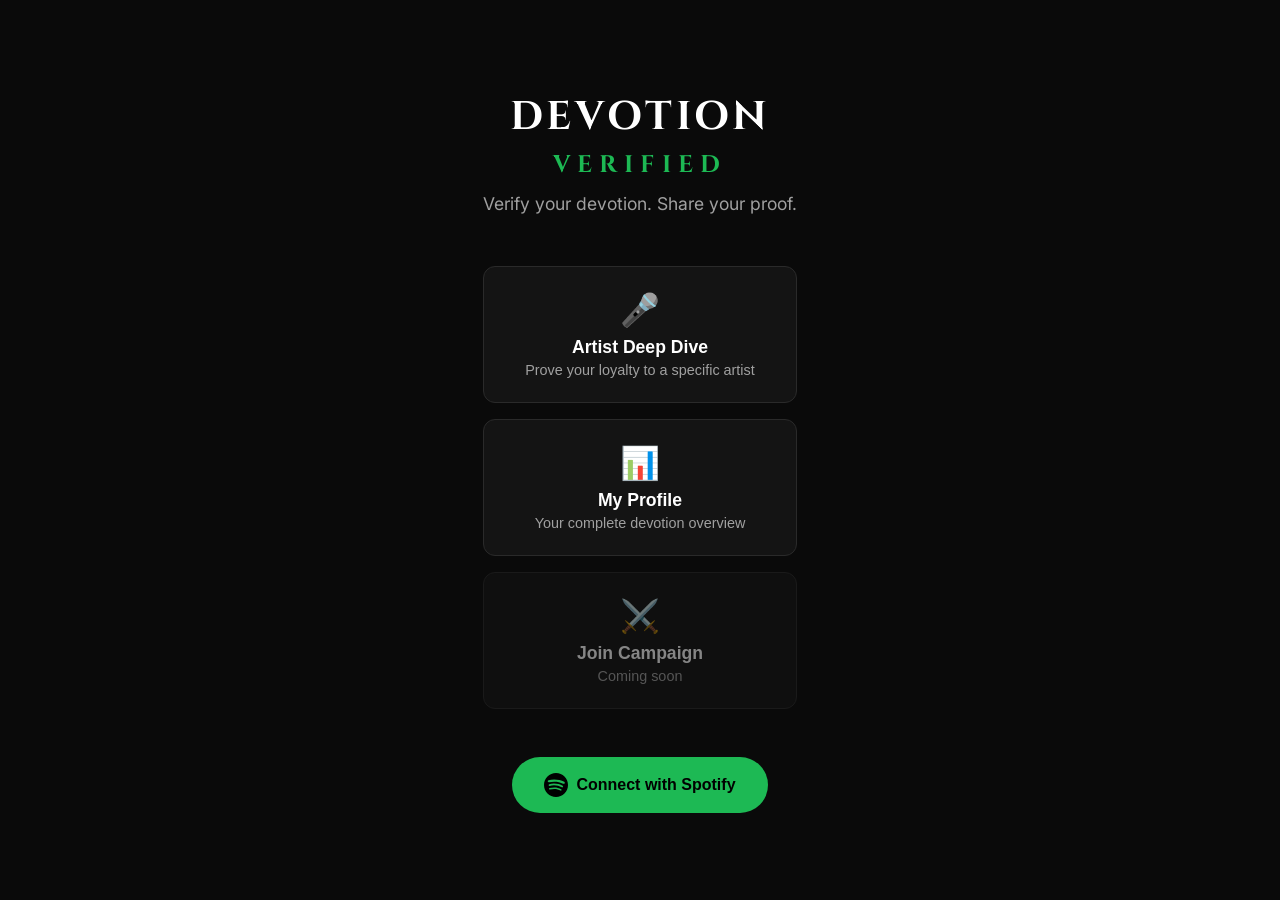
<file: index.html>
<!DOCTYPE html>
<html lang="en">
<head>
  <meta charset="UTF-8">
  <meta name="viewport" content="width=device-width, initial-scale=1.0">
  <title>Devotion Verified</title>
  <link rel="stylesheet" href="styles.css">
  <link rel="preconnect" href="https://fonts.googleapis.com">
  <link rel="preconnect" href="https://fonts.gstatic.com" crossorigin>
  <link href="https://fonts.googleapis.com/css2?family=Cinzel:wght@400;700&family=Inter:wght@400;500;600;700&display=swap" rel="stylesheet">
</head>
<body>
  <div id="app">
    <!-- Landing Screen -->
    <section id="landing" class="screen active">
      <div class="container">
        <header class="landing-header">
          <h1 class="logo">DEVOTION<span class="verified">VERIFIED</span></h1>
          <p class="tagline">Verify your devotion. Share your proof.</p>
        </header>

        <div class="mode-selection">
          <button class="mode-btn" data-mode="artist">
            <span class="mode-icon">🎤</span>
            <span class="mode-title">Artist Deep Dive</span>
            <span class="mode-desc">Prove your loyalty to a specific artist</span>
          </button>

          <button class="mode-btn" data-mode="profile">
            <span class="mode-icon">📊</span>
            <span class="mode-title">My Profile</span>
            <span class="mode-desc">Your complete devotion overview</span>
          </button>

          <button class="mode-btn disabled" data-mode="campaign">
            <span class="mode-icon">⚔️</span>
            <span class="mode-title">Join Campaign</span>
            <span class="mode-desc">Coming soon</span>
          </button>
        </div>

        <button id="connect-spotify" class="spotify-btn">
          <svg class="spotify-icon" viewBox="0 0 24 24" width="24" height="24">
            <path fill="currentColor" d="M12 0C5.4 0 0 5.4 0 12s5.4 12 12 12 12-5.4 12-12S18.66 0 12 0zm5.521 17.34c-.24.359-.66.48-1.021.24-2.82-1.74-6.36-2.101-10.561-1.141-.418.122-.779-.179-.899-.539-.12-.421.18-.78.54-.9 4.56-1.021 8.52-.6 11.64 1.32.42.18.479.659.301 1.02zm1.44-3.3c-.301.42-.841.6-1.262.3-3.239-1.98-8.159-2.58-11.939-1.38-.479.12-1.02-.12-1.14-.6-.12-.48.12-1.021.6-1.141C9.6 9.9 15 10.561 18.72 12.84c.361.181.54.78.241 1.2zm.12-3.36C15.24 8.4 8.82 8.16 5.16 9.301c-.6.179-1.2-.181-1.38-.721-.18-.601.18-1.2.72-1.381 4.26-1.26 11.28-1.02 15.721 1.621.539.3.719 1.02.419 1.56-.299.421-1.02.599-1.559.3z"/>
          </svg>
          Connect with Spotify
        </button>
      </div>
    </section>

    <!-- Artist Search Screen -->
    <section id="artist-search" class="screen">
      <div class="container">
        <button class="back-btn" data-target="landing">← Back</button>
        <h2>Find Your Artist</h2>

        <div class="search-container">
          <input type="text" id="artist-input" placeholder="Search for an artist..." autocomplete="off">
          <div id="search-results" class="search-results"></div>
        </div>

        <div class="or-divider">
          <span>or</span>
        </div>

        <div class="paste-link">
          <input type="text" id="spotify-link" placeholder="Paste Spotify artist link">
          <button id="parse-link" class="secondary-btn">Go</button>
        </div>
      </div>
    </section>

    <!-- Loading Screen -->
    <section id="loading" class="screen">
      <div class="container loading-container">
        <div class="loader"></div>
        <h2 id="loading-text">Analyzing your devotion...</h2>
        <p id="loading-subtext">Scanning your library</p>
        <div class="progress-bar">
          <div id="progress-fill" class="progress-fill"></div>
        </div>
      </div>
    </section>

    <!-- Results Dashboard -->
    <section id="results" class="screen">
      <div class="container results-container">
        <button class="back-btn" data-target="landing">← Back</button>

        <div class="results-layout">
          <!-- Stats Panel -->
          <div class="stats-panel">
            <div id="stats-content">
              <!-- Dynamically populated -->
            </div>

            <div class="customization-panel">
              <h3>Customize Card</h3>

              <div class="option-group">
                <label>Theme</label>
                <div class="theme-options">
                  <button class="theme-btn active" data-theme="dark">Dark</button>
                  <button class="theme-btn" data-theme="light">Light</button>
                  <button class="theme-btn" data-theme="red">Red</button>
                  <button class="theme-btn" data-theme="purple">Purple</button>
                </div>
              </div>

              <div class="option-group">
                <label>Card Size</label>
                <div class="size-options">
                  <button class="size-btn active" data-size="square">Square</button>
                  <button class="size-btn" data-size="story">Story</button>
                </div>
              </div>

              <div class="option-group">
                <label>Time Range</label>
                <div class="time-options">
                  <button class="time-btn active" data-time="long">All Time</button>
                  <button class="time-btn" data-time="medium">6 Months</button>
                  <button class="time-btn" data-time="short">4 Weeks</button>
                </div>
              </div>
            </div>
          </div>

          <!-- Card Preview -->
          <div class="card-preview-container">
            <div id="card-preview" class="card-preview">
              <!-- Card rendered here -->
            </div>

            <div class="export-buttons">
              <button id="download-btn" class="primary-btn">
                <span>Download PNG</span>
              </button>
              <button id="copy-btn" class="secondary-btn">
                <span>Copy to Clipboard</span>
              </button>
            </div>
          </div>
        </div>
      </div>
    </section>
  </div>

  <!-- html2canvas for export -->
  <script src="https://html2canvas.hertzen.com/dist/html2canvas.min.js"></script>

  <!-- App scripts -->
  <script type="module" src="js/app.js"></script>
</body>
</html>
</file>
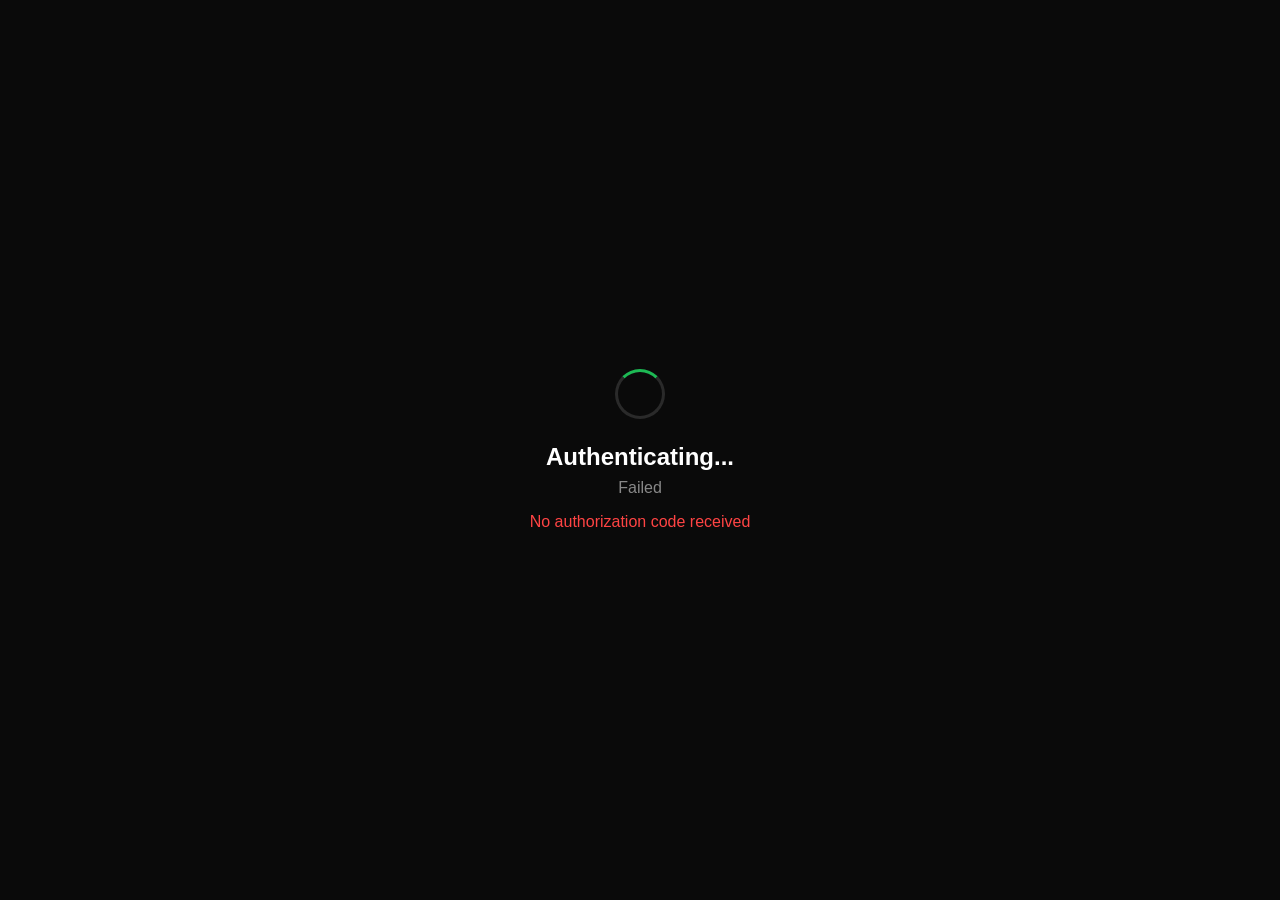
<file: callback/index.html>
<!DOCTYPE html>
<html lang="en">
<head>
  <meta charset="UTF-8">
  <meta name="viewport" content="width=device-width, initial-scale=1.0">
  <title>Authenticating... | Devotion Verified</title>
  <style>
    * { box-sizing: border-box; margin: 0; padding: 0; }
    body {
      font-family: -apple-system, sans-serif;
      background: #0a0a0a;
      color: #fff;
      min-height: 100vh;
      display: flex;
      align-items: center;
      justify-content: center;
    }
    .container {
      text-align: center;
      padding: 2rem;
    }
    .loader {
      width: 50px;
      height: 50px;
      border: 3px solid #2a2a2a;
      border-top-color: #1DB954;
      border-radius: 50%;
      animation: spin 1s linear infinite;
      margin: 0 auto 1.5rem;
    }
    @keyframes spin { to { transform: rotate(360deg); } }
    h1 { font-size: 1.5rem; margin-bottom: 0.5rem; }
    p { color: #888; }
    .error { color: #ff4444; margin-top: 1rem; }
  </style>
</head>
<body>
  <div class="container">
    <div class="loader"></div>
    <h1>Authenticating...</h1>
    <p id="status">Exchanging authorization code</p>
    <p id="error" class="error" style="display: none;"></p>
  </div>

  <script>
    const SPOTIFY_CLIENT_ID = 'e94b7f19fe754828bc335fd2fc360bd5';
    const REDIRECT_URI = `${window.location.origin}/callback/`;
    const TOKEN_URL = 'https://accounts.spotify.com/api/token';

    async function handleCallback() {
      const params = new URLSearchParams(window.location.search);
      const code = params.get('code');
      const state = params.get('state');
      const error = params.get('error');

      const statusEl = document.getElementById('status');
      const errorEl = document.getElementById('error');

      if (error) {
        errorEl.textContent = `Authentication error: ${error}`;
        errorEl.style.display = 'block';
        statusEl.textContent = 'Failed';
        return;
      }

      if (!code) {
        errorEl.textContent = 'No authorization code received';
        errorEl.style.display = 'block';
        statusEl.textContent = 'Failed';
        return;
      }

      // Verify state
      const storedState = localStorage.getItem('spotify_auth_state');
      if (state !== storedState) {
        errorEl.textContent = 'State mismatch - please try again';
        errorEl.style.display = 'block';
        statusEl.textContent = 'Failed';
        return;
      }

      // Get code verifier
      const codeVerifier = localStorage.getItem('spotify_code_verifier');
      if (!codeVerifier) {
        errorEl.textContent = 'No code verifier found - please try again';
        errorEl.style.display = 'block';
        statusEl.textContent = 'Failed';
        return;
      }

      statusEl.textContent = 'Exchanging code for token...';

      try {
        // Exchange code for token
        const response = await fetch(TOKEN_URL, {
          method: 'POST',
          headers: {
            'Content-Type': 'application/x-www-form-urlencoded'
          },
          body: new URLSearchParams({
            client_id: SPOTIFY_CLIENT_ID,
            grant_type: 'authorization_code',
            code: code,
            redirect_uri: REDIRECT_URI,
            code_verifier: codeVerifier
          })
        });

        if (!response.ok) {
          const errorData = await response.json();
          throw new Error(errorData.error_description || errorData.error || 'Token exchange failed');
        }

        const data = await response.json();

        // Store token
        const tokenExpiry = Date.now() + (data.expires_in * 1000);
        localStorage.setItem('spotify_access_token', data.access_token);
        localStorage.setItem('spotify_token_expiry', tokenExpiry.toString());

        // Cleanup
        localStorage.removeItem('spotify_code_verifier');
        localStorage.removeItem('spotify_auth_state');

        // Signal to main app that we just authenticated
        localStorage.setItem('devotion_just_authed', 'true');

        statusEl.textContent = 'Success! Redirecting...';

        // Redirect back to main app
        setTimeout(() => {
          window.location.href = '/';
        }, 500);

      } catch (err) {
        errorEl.textContent = err.message;
        errorEl.style.display = 'block';
        statusEl.textContent = 'Failed';
      }
    }

    handleCallback();
  </script>
</body>
</html>
</file>
<file: styles.css>
/* CSS Reset & Variables */
*, *::before, *::after {
  box-sizing: border-box;
  margin: 0;
  padding: 0;
}

:root {
  /* Colors - Dark Theme (default) */
  --bg-primary: #0a0a0a;
  --bg-secondary: #141414;
  --bg-card: #1a1a1a;
  --text-primary: #ffffff;
  --text-secondary: #a0a0a0;
  --accent: #1DB954;
  --accent-hover: #1ed760;
  --border: #2a2a2a;
  --error: #ff4444;

  /* Theme-specific */
  --card-bg: #0d0d0d;
  --card-border: #2a2a2a;
  --badge-bronze: #cd7f32;
  --badge-silver: #c0c0c0;
  --badge-gold: #ffd700;
  --badge-obsidian: #1a1a2e;

  /* Typography */
  --font-display: 'Cinzel', serif;
  --font-body: 'Inter', -apple-system, sans-serif;

  /* Spacing */
  --space-xs: 0.25rem;
  --space-sm: 0.5rem;
  --space-md: 1rem;
  --space-lg: 1.5rem;
  --space-xl: 2rem;
  --space-2xl: 3rem;

  /* Transitions */
  --transition-fast: 150ms ease;
  --transition-normal: 250ms ease;
}

/* Base Styles */
html {
  font-size: 16px;
}

body {
  font-family: var(--font-body);
  background: var(--bg-primary);
  color: var(--text-primary);
  min-height: 100vh;
  line-height: 1.5;
}

#app {
  min-height: 100vh;
}

.container {
  max-width: 1200px;
  margin: 0 auto;
  padding: var(--space-lg);
}

/* Screen Management */
.screen {
  display: none;
  min-height: 100vh;
}

.screen.active {
  display: block;
}

/* Landing Screen */
#landing {
  display: flex;
  align-items: center;
  justify-content: center;
}

#landing .container {
  text-align: center;
  max-width: 600px;
}

.landing-header {
  margin-bottom: var(--space-2xl);
}

.logo {
  font-family: var(--font-display);
  font-size: 2.5rem;
  font-weight: 700;
  letter-spacing: 0.1em;
  margin-bottom: var(--space-sm);
}

.logo .verified {
  display: block;
  font-size: 1.5rem;
  color: var(--accent);
  letter-spacing: 0.3em;
}

.tagline {
  color: var(--text-secondary);
  font-size: 1.1rem;
}

/* Mode Selection */
.mode-selection {
  display: flex;
  flex-direction: column;
  gap: var(--space-md);
  margin-bottom: var(--space-2xl);
}

.mode-btn {
  display: flex;
  flex-direction: column;
  align-items: center;
  padding: var(--space-lg);
  background: var(--bg-secondary);
  border: 1px solid var(--border);
  border-radius: 12px;
  cursor: pointer;
  transition: all var(--transition-normal);
  color: var(--text-primary);
}

.mode-btn:hover:not(.disabled) {
  border-color: var(--accent);
  transform: translateY(-2px);
}

.mode-btn.disabled {
  opacity: 0.5;
  cursor: not-allowed;
}

.mode-icon {
  font-size: 2rem;
  margin-bottom: var(--space-sm);
}

.mode-title {
  font-weight: 600;
  font-size: 1.1rem;
  margin-bottom: var(--space-xs);
}

.mode-desc {
  color: var(--text-secondary);
  font-size: 0.9rem;
}

/* Spotify Button */
.spotify-btn {
  display: inline-flex;
  align-items: center;
  gap: var(--space-sm);
  padding: var(--space-md) var(--space-xl);
  background: var(--accent);
  color: #000;
  border: none;
  border-radius: 50px;
  font-size: 1rem;
  font-weight: 600;
  cursor: pointer;
  transition: all var(--transition-fast);
}

.spotify-btn:hover {
  background: var(--accent-hover);
  transform: scale(1.02);
}

.spotify-icon {
  width: 24px;
  height: 24px;
}

.spotify-btn.connected {
  background: transparent;
  border: 2px solid var(--accent);
  color: var(--accent);
}

.spotify-btn.connected:hover {
  background: rgba(29, 185, 84, 0.1);
}

/* Back Button */
.back-btn {
  background: none;
  border: none;
  color: var(--text-secondary);
  cursor: pointer;
  font-size: 0.9rem;
  padding: var(--space-sm) 0;
  margin-bottom: var(--space-lg);
  transition: color var(--transition-fast);
}

.back-btn:hover {
  color: var(--text-primary);
}

/* Artist Search Screen */
#artist-search .container {
  max-width: 600px;
  padding-top: var(--space-2xl);
}

#artist-search h2 {
  text-align: center;
  margin-bottom: var(--space-xl);
  font-family: var(--font-display);
}

.search-container {
  position: relative;
}

#artist-input {
  width: 100%;
  padding: var(--space-md) var(--space-lg);
  background: var(--bg-secondary);
  border: 1px solid var(--border);
  border-radius: 8px;
  color: var(--text-primary);
  font-size: 1rem;
  outline: none;
  transition: border-color var(--transition-fast);
}

#artist-input:focus {
  border-color: var(--accent);
}

#artist-input::placeholder {
  color: var(--text-secondary);
}

.search-results {
  position: absolute;
  top: 100%;
  left: 0;
  right: 0;
  background: var(--bg-secondary);
  border: 1px solid var(--border);
  border-top: none;
  border-radius: 0 0 8px 8px;
  max-height: 300px;
  overflow-y: auto;
  display: none;
  z-index: 100;
}

.search-results.active {
  display: block;
}

.search-result {
  display: flex;
  align-items: center;
  gap: var(--space-md);
  padding: var(--space-md);
  cursor: pointer;
  transition: background var(--transition-fast);
}

.search-result:hover {
  background: var(--bg-card);
}

.search-result img {
  width: 48px;
  height: 48px;
  border-radius: 50%;
  object-fit: cover;
}

.search-result-info {
  flex: 1;
}

.search-result-name {
  font-weight: 500;
}

.search-result-followers {
  color: var(--text-secondary);
  font-size: 0.85rem;
}

.or-divider {
  display: flex;
  align-items: center;
  gap: var(--space-md);
  margin: var(--space-xl) 0;
  color: var(--text-secondary);
}

.or-divider::before,
.or-divider::after {
  content: '';
  flex: 1;
  height: 1px;
  background: var(--border);
}

.paste-link {
  display: flex;
  gap: var(--space-sm);
}

.paste-link input {
  flex: 1;
  padding: var(--space-md);
  background: var(--bg-secondary);
  border: 1px solid var(--border);
  border-radius: 8px;
  color: var(--text-primary);
  font-size: 0.9rem;
  outline: none;
}

.paste-link input:focus {
  border-color: var(--accent);
}

.secondary-btn {
  padding: var(--space-md) var(--space-lg);
  background: var(--bg-secondary);
  border: 1px solid var(--border);
  border-radius: 8px;
  color: var(--text-primary);
  cursor: pointer;
  font-weight: 500;
  transition: all var(--transition-fast);
}

.secondary-btn:hover {
  border-color: var(--accent);
}

/* Loading Screen */
.loading-container {
  display: flex;
  flex-direction: column;
  align-items: center;
  justify-content: center;
  min-height: 100vh;
  text-align: center;
}

.loader {
  width: 60px;
  height: 60px;
  border: 3px solid var(--border);
  border-top-color: var(--accent);
  border-radius: 50%;
  animation: spin 1s linear infinite;
  margin-bottom: var(--space-xl);
}

@keyframes spin {
  to { transform: rotate(360deg); }
}

#loading-text {
  font-family: var(--font-display);
  margin-bottom: var(--space-sm);
}

#loading-subtext {
  color: var(--text-secondary);
  margin-bottom: var(--space-lg);
}

.progress-bar {
  width: 200px;
  height: 4px;
  background: var(--border);
  border-radius: 2px;
  overflow: hidden;
}

.progress-fill {
  height: 100%;
  background: var(--accent);
  width: 0%;
  transition: width 0.3s ease;
}

/* Results Screen */
.results-container {
  padding-top: var(--space-xl);
}

.results-layout {
  display: grid;
  grid-template-columns: 1fr 1fr;
  gap: var(--space-2xl);
  align-items: start;
}

@media (max-width: 900px) {
  .results-layout {
    grid-template-columns: 1fr;
  }
}

/* Stats Panel */
.stats-panel {
  background: var(--bg-secondary);
  border-radius: 12px;
  padding: var(--space-lg);
}

.stats-header {
  display: flex;
  align-items: center;
  gap: var(--space-md);
  margin-bottom: var(--space-lg);
}

.stats-header img {
  width: 80px;
  height: 80px;
  border-radius: 50%;
  object-fit: cover;
}

.stats-header-info h2 {
  font-family: var(--font-display);
  margin-bottom: var(--space-xs);
}

.stats-header-info p {
  color: var(--text-secondary);
}

.stat-row {
  display: flex;
  justify-content: space-between;
  padding: var(--space-md) 0;
  border-bottom: 1px solid var(--border);
}

.stat-row:last-child {
  border-bottom: none;
}

.stat-label {
  color: var(--text-secondary);
}

.stat-value {
  font-weight: 600;
}

.stat-value.highlight {
  color: var(--accent);
}

.stat-row.highlight {
  background: rgba(29, 185, 84, 0.1);
  border-radius: 6px;
  margin: 0 -0.5rem;
  padding: 0.5rem;
}

/* Badges Display */
.badges-display {
  display: flex;
  flex-wrap: wrap;
  gap: var(--space-sm);
  margin-top: var(--space-lg);
  padding-top: var(--space-lg);
  border-top: 1px solid var(--border);
}

.badge {
  display: inline-flex;
  align-items: center;
  gap: var(--space-xs);
  padding: var(--space-xs) var(--space-sm);
  border-radius: 20px;
  font-size: 0.8rem;
  font-weight: 500;
}

.badge.bronze { background: linear-gradient(135deg, #cd7f32, #8b4513); }
.badge.silver { background: linear-gradient(135deg, #c0c0c0, #808080); }
.badge.gold { background: linear-gradient(135deg, #ffd700, #daa520); color: #000; }
.badge.obsidian { background: linear-gradient(135deg, #1a1a2e, #16213e); border: 1px solid #4a4a6a; }

/* Customization Panel */
.customization-panel {
  margin-top: var(--space-xl);
  padding-top: var(--space-lg);
  border-top: 1px solid var(--border);
}

.customization-panel h3 {
  margin-bottom: var(--space-lg);
  font-size: 1rem;
  color: var(--text-secondary);
}

.option-group {
  margin-bottom: var(--space-lg);
}

.option-group label {
  display: block;
  margin-bottom: var(--space-sm);
  font-size: 0.9rem;
  color: var(--text-secondary);
}

.theme-options,
.size-options,
.time-options {
  display: flex;
  gap: var(--space-sm);
}

.theme-btn,
.size-btn,
.time-btn {
  flex: 1;
  padding: var(--space-sm) var(--space-md);
  background: var(--bg-card);
  border: 1px solid var(--border);
  border-radius: 6px;
  color: var(--text-primary);
  cursor: pointer;
  font-size: 0.85rem;
  transition: all var(--transition-fast);
}

.theme-btn:hover,
.size-btn:hover,
.time-btn:hover {
  border-color: var(--accent);
}

.theme-btn.active,
.size-btn.active,
.time-btn.active {
  background: var(--accent);
  color: #000;
  border-color: var(--accent);
}

/* Card Preview */
.card-preview-container {
  position: sticky;
  top: var(--space-lg);
}

.card-preview {
  background: var(--card-bg);
  border: 1px solid var(--card-border);
  border-radius: 16px;
  overflow: visible;
  width: 100%;
  max-width: 400px;
  margin: 0 auto;
}

.card-preview.story {
  max-width: 280px;
}

/* Card Inner Styles */
.devotion-card {
  width: 100%;
  padding: var(--space-xl);
  display: flex;
  flex-direction: column;
  align-items: center;
  background: var(--card-bg);
  position: relative;
  border-radius: 16px;
}

.devotion-card[data-size="square"] {
  aspect-ratio: 1;
}

.devotion-card[data-size="story"] {
  aspect-ratio: 9/16;
}

.card-artist-image {
  width: 120px;
  height: 120px;
  border-radius: 50%;
  object-fit: cover;
  margin: 0 auto var(--space-lg);
  border: 3px solid var(--accent);
}

.card-header {
  text-align: center;
  margin-bottom: var(--space-lg);
}

.card-subtitle {
  font-size: 0.8rem;
  letter-spacing: 0.2em;
  color: var(--text-secondary);
  margin-bottom: var(--space-xs);
}

.card-title {
  font-family: var(--font-display);
  font-size: 1.5rem;
  font-weight: 700;
}

.card-divider {
  width: 60%;
  height: 1px;
  background: var(--border);
  margin: 0 auto var(--space-lg);
}

.card-stats {
  flex: 1;
  width: 100%;
}

.card-stat {
  display: flex;
  align-items: center;
  gap: var(--space-sm);
  padding: var(--space-sm) 0;
  font-size: 0.95rem;
}

.card-stat-icon {
  width: 20px;
  text-align: center;
}

.card-badges {
  display: flex;
  justify-content: center;
  gap: var(--space-sm);
  margin-top: var(--space-lg);
  flex-wrap: wrap;
}

.card-badge {
  padding: var(--space-xs) var(--space-sm);
  border-radius: 4px;
  font-size: 0.7rem;
  font-weight: 600;
  text-transform: uppercase;
  letter-spacing: 0.05em;
}

.card-footer {
  margin-top: auto;
  padding-top: var(--space-lg);
  border-top: 1px solid var(--border);
  display: flex;
  justify-content: space-between;
  align-items: center;
  font-size: 0.75rem;
  color: var(--text-secondary);
  width: 100%;
}

/* Export Buttons */
.export-buttons {
  display: flex;
  gap: var(--space-md);
  margin-top: var(--space-lg);
}

.primary-btn {
  flex: 1;
  padding: var(--space-md);
  background: var(--accent);
  color: #000;
  border: none;
  border-radius: 8px;
  font-weight: 600;
  cursor: pointer;
  transition: all var(--transition-fast);
}

.primary-btn:hover {
  background: var(--accent-hover);
}

.export-buttons .secondary-btn {
  flex: 1;
}

/* Theme Variations */
.theme-light {
  --bg-primary: #f5f5f5;
  --bg-secondary: #ffffff;
  --bg-card: #ffffff;
  --card-bg: #ffffff;
  --text-primary: #1a1a1a;
  --text-secondary: #666666;
  --border: #e0e0e0;
  --card-border: #e0e0e0;
}

.theme-red {
  --bg-primary: #0a0a0a;
  --bg-secondary: #0f0f0f;
  --bg-card: #0a0a0a;
  --card-bg: #050505;
  --accent: #8b0000;
  --accent-hover: #a00000;
  --border: #1a1a1a;
  --card-border: #8b0000;
}

.theme-red .logo,
.theme-red .card-title {
  font-family: var(--font-display);
  text-shadow: 0 0 10px rgba(139, 0, 0, 0.5);
}

.theme-purple {
  --bg-primary: #0d0a0f;
  --bg-secondary: #1a1520;
  --bg-card: #0d0a0f;
  --card-bg: #0a0810;
  --accent: #6b2d5c;
  --accent-hover: #8a3d75;
  --text-primary: #e8e0f0;
  --text-secondary: #8a7a9a;
  --border: #2a2030;
  --card-border: #6b2d5c;
}

.theme-purple .card-subtitle {
  letter-spacing: 0.3em;
}

/* Profile Card Variations */
.profile-card .card-top-artists {
  margin-bottom: var(--space-lg);
  width: 100%;
}

.top-artist-row {
  display: flex;
  align-items: center;
  gap: var(--space-sm);
  padding: var(--space-sm) 0;
}

.top-artist-rank {
  width: 24px;
  font-weight: 700;
  color: var(--accent);
}

.top-artist-name {
  flex: 1;
}

.top-artist-bar {
  width: 100px;
  height: 8px;
  background: var(--border);
  border-radius: 4px;
  overflow: hidden;
}

.top-artist-bar-fill {
  height: 100%;
  background: var(--accent);
}

/* Empty State */
.empty-state {
  color: var(--text-secondary);
  padding: var(--space-md) 0;
  font-style: italic;
}

/* Button Loading State */
.mode-btn.loading {
  pointer-events: none;
  opacity: 0.7;
}

.mode-btn.loading .mode-icon {
  animation: pulse 1s ease-in-out infinite;
}

@keyframes pulse {
  0%, 100% { opacity: 1; }
  50% { opacity: 0.5; }
}

/* Utility Classes */
.hidden {
  display: none !important;
}

/* Animations */
@keyframes fadeIn {
  from { opacity: 0; transform: translateY(10px); }
  to { opacity: 1; transform: translateY(0); }
}

.fade-in {
  animation: fadeIn 0.3s ease forwards;
}

/* Scrollbar */
::-webkit-scrollbar {
  width: 8px;
}

::-webkit-scrollbar-track {
  background: var(--bg-primary);
}

::-webkit-scrollbar-thumb {
  background: var(--border);
  border-radius: 4px;
}

::-webkit-scrollbar-thumb:hover {
  background: var(--text-secondary);
}
</file>
